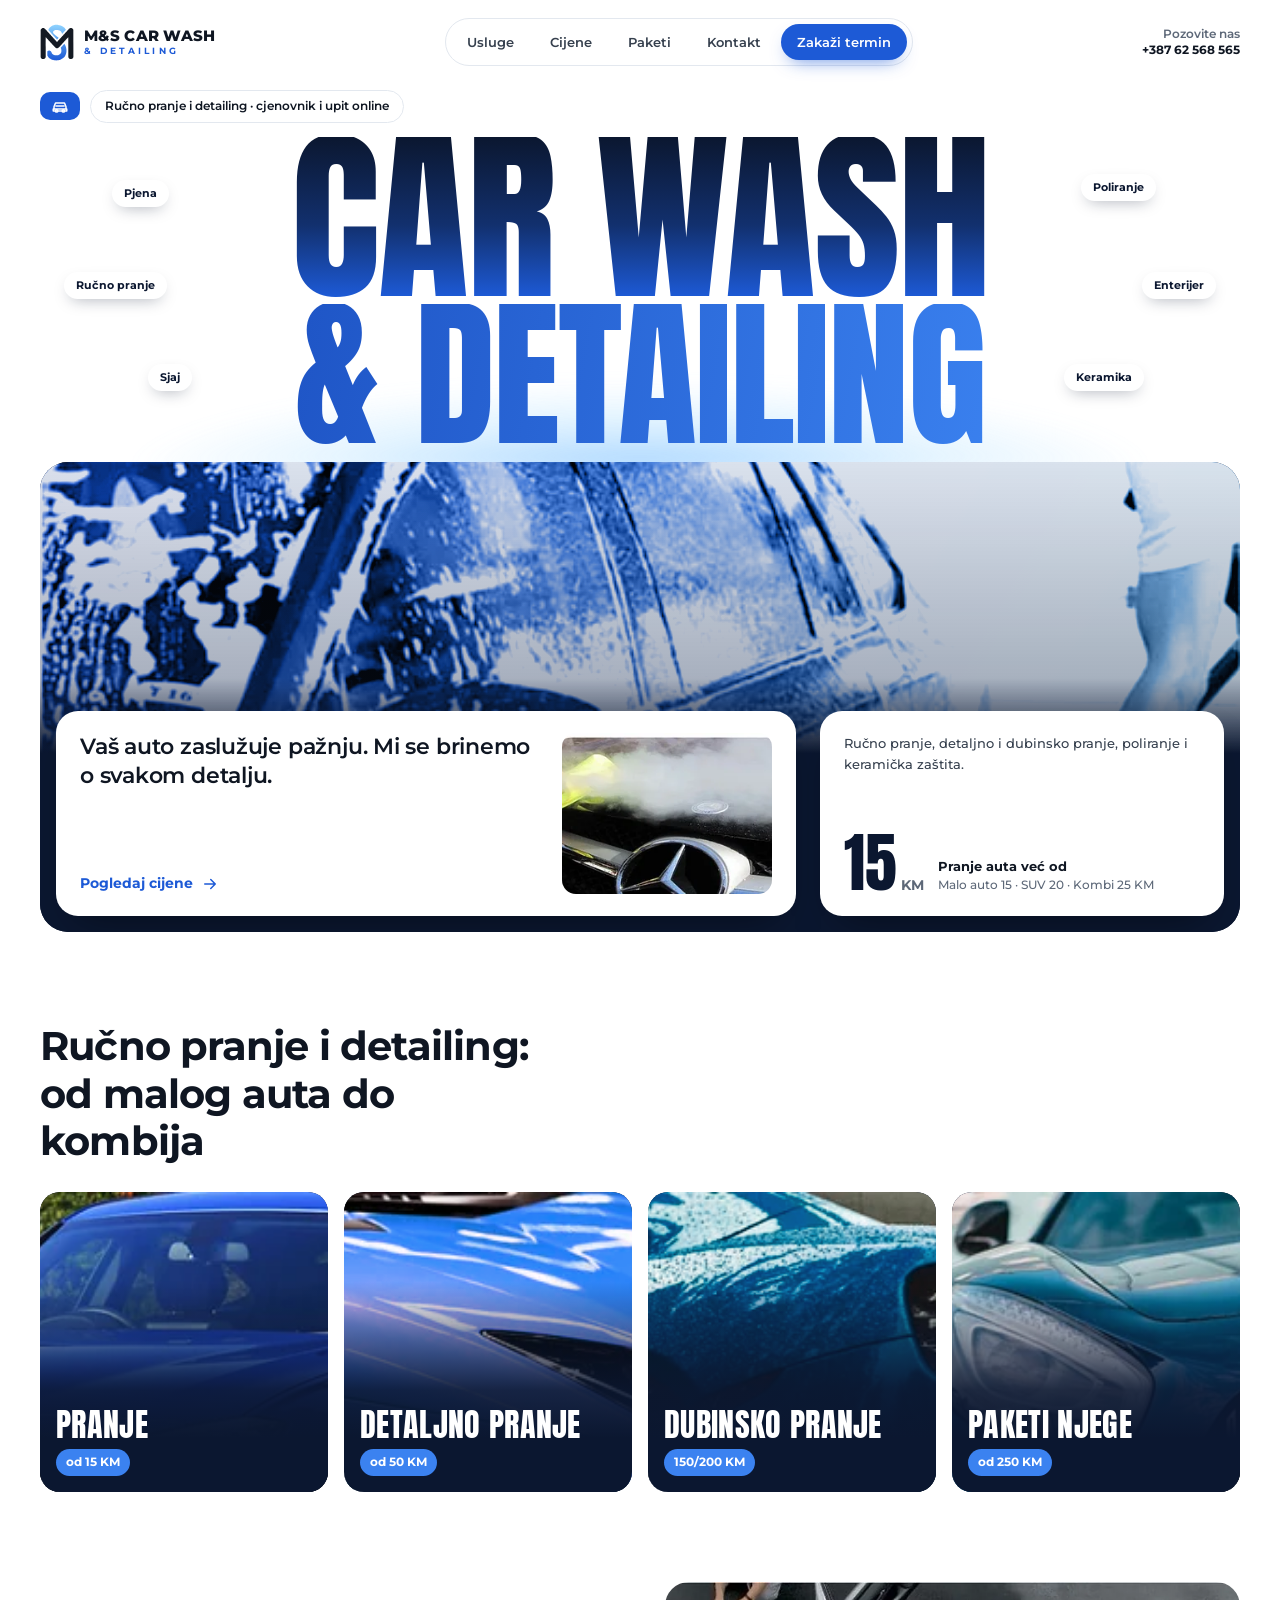
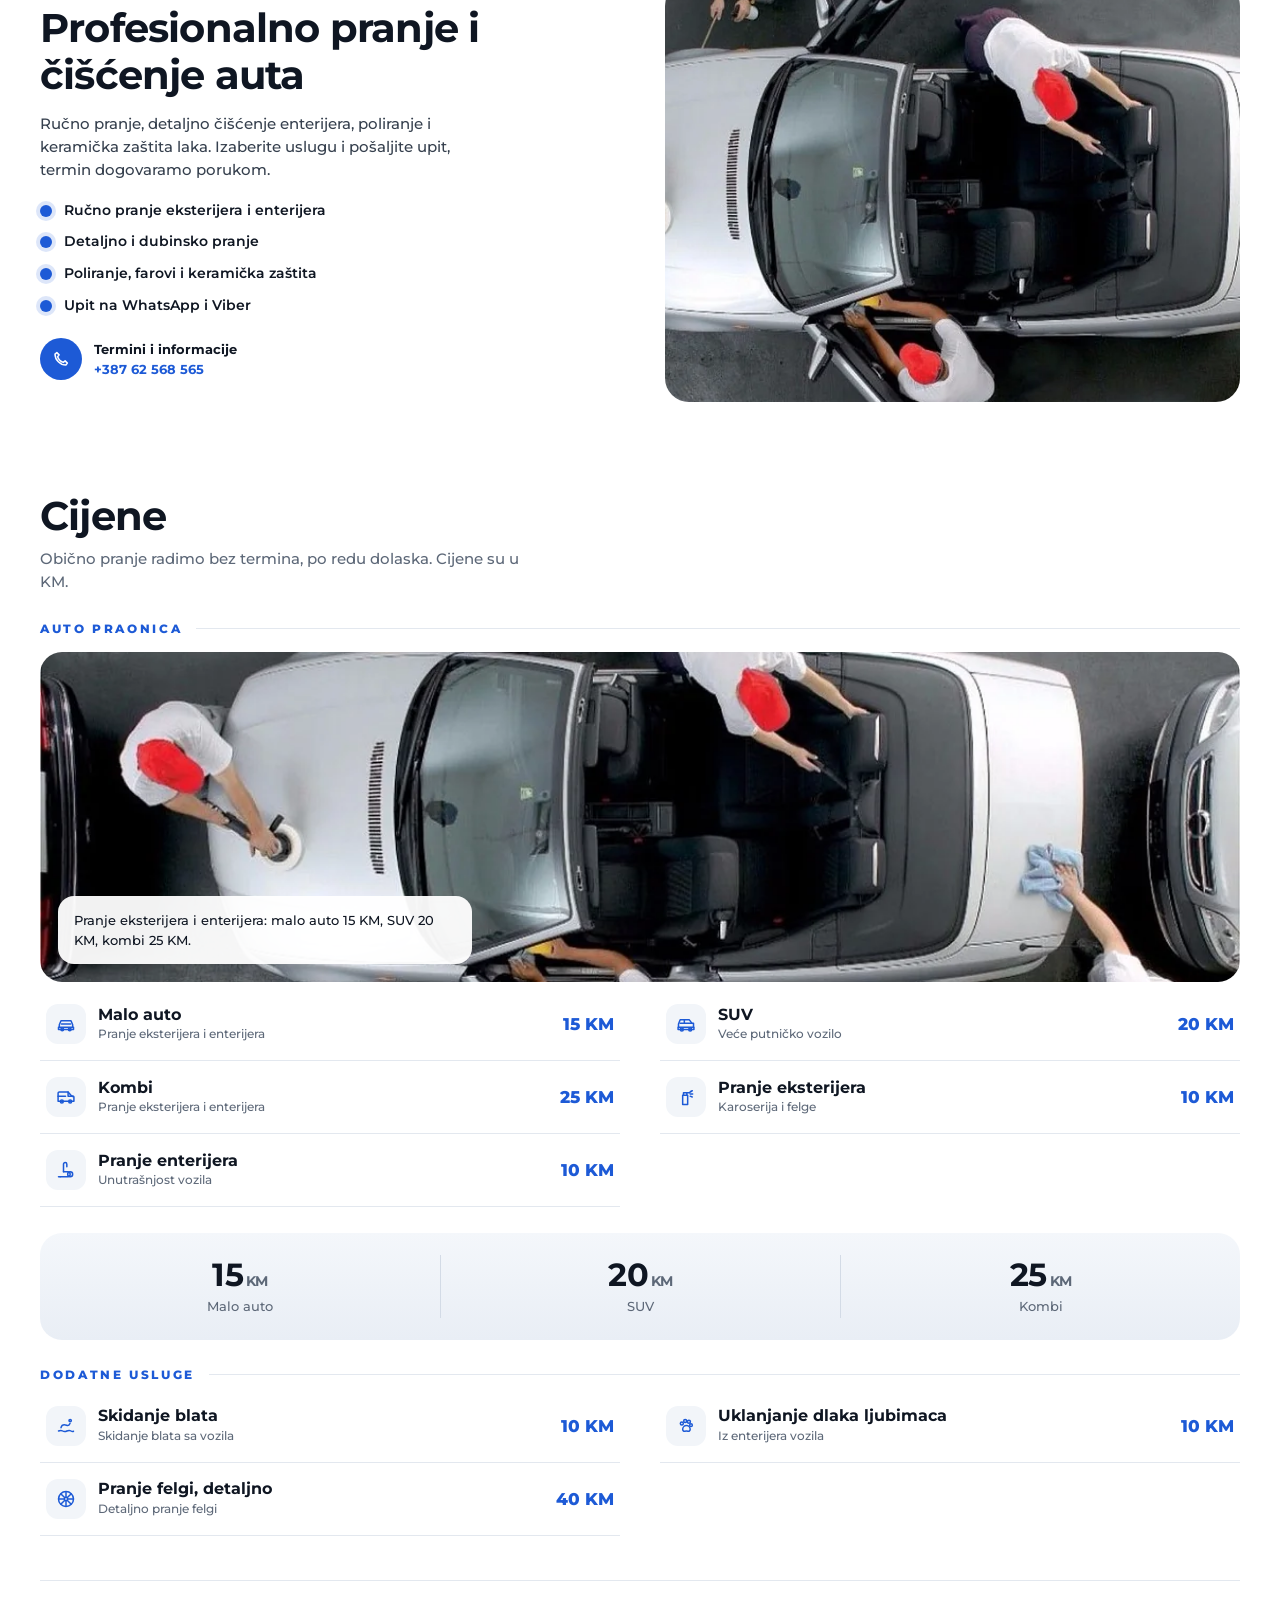
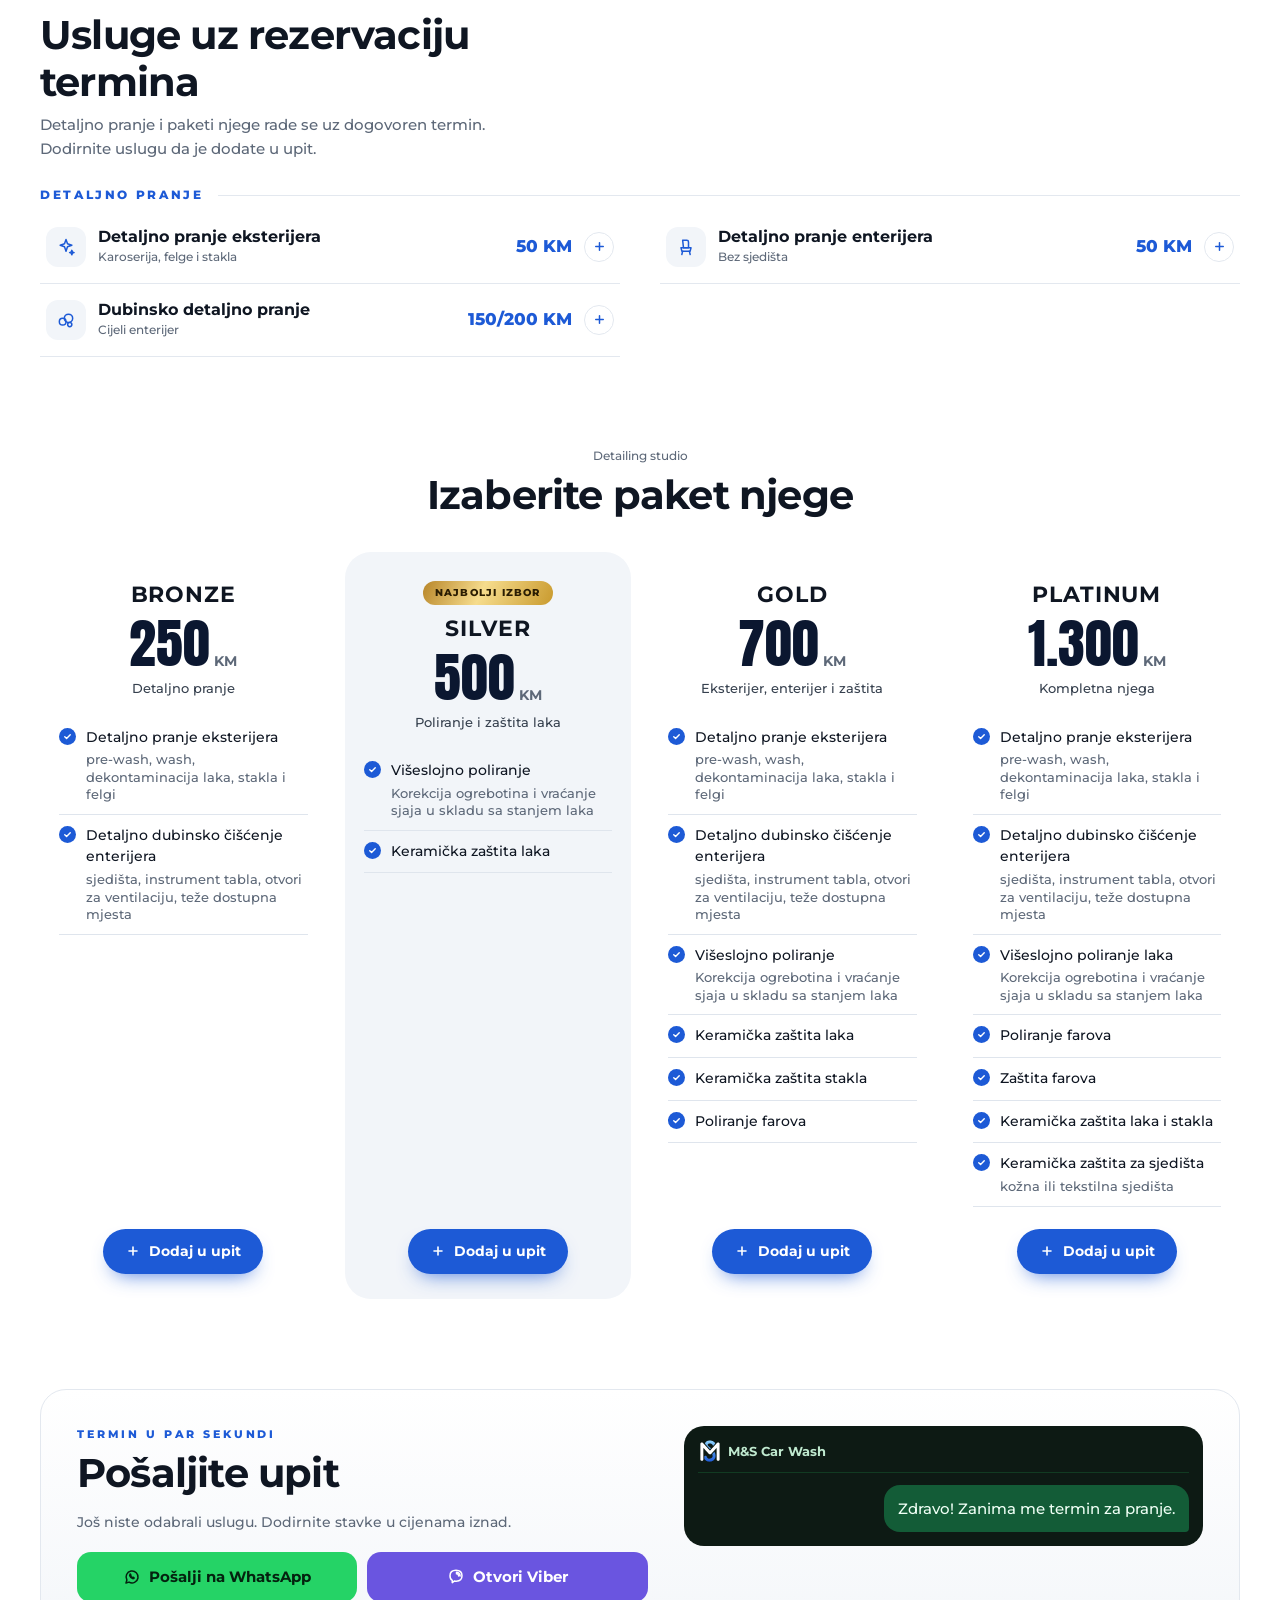
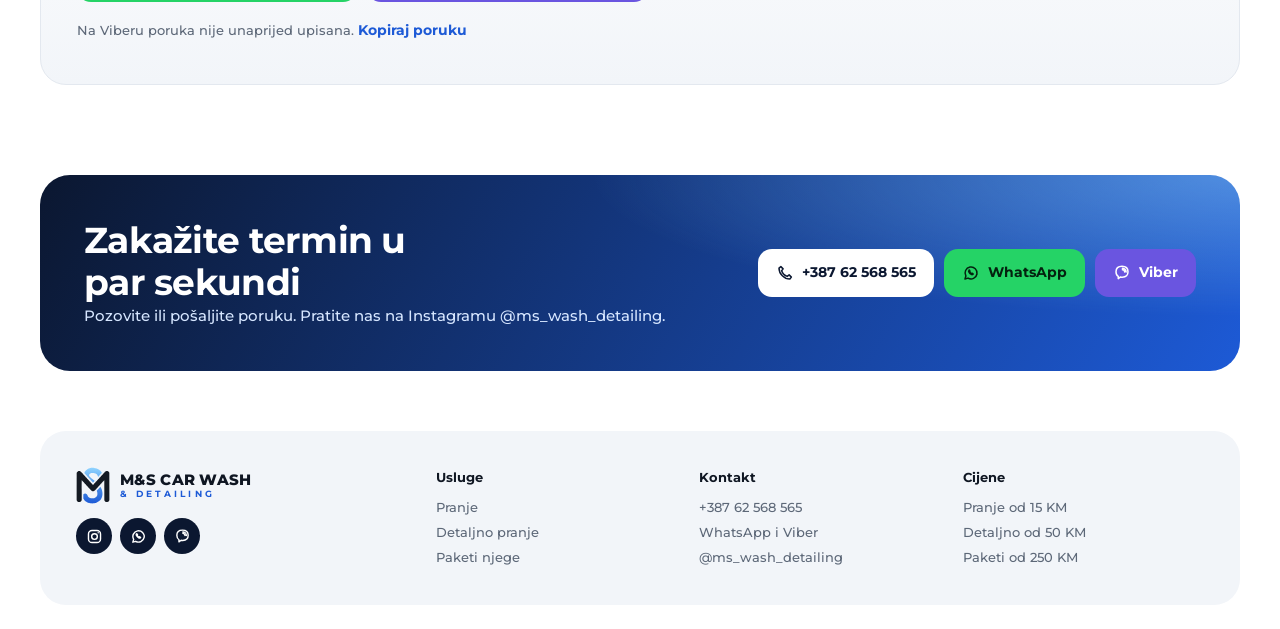
<file: index.html>
<!doctype html>
<html lang="bs">
<head>
<meta charset="utf-8">
<meta name="viewport" content="width=device-width, initial-scale=1, viewport-fit=cover">
<title>M&amp;S Car Wash &amp; Detailing · Pranje, poliranje i keramička zaštita</title>
<meta name="description" content="M&amp;S Car Wash &amp; Detailing u Travniku: ručno pranje, detaljno i dubinsko pranje, poliranje i keramička zaštita. Cjenovnik i upit za termin na WhatsApp i Viber.">
<meta name="theme-color" content="#ffffff">
<link rel="icon" href="assets/img/favicon.svg" type="image/svg+xml">
<link rel="apple-touch-icon" href="assets/img/apple-touch-icon.png">
<meta property="og:type" content="website">
<meta property="og:title" content="M&amp;S Car Wash &amp; Detailing">
<meta property="og:description" content="Ručno pranje, detaljno pranje, poliranje i keramička zaštita. Cjenovnik i upit za termin.">
<link rel="canonical" href="https://mscarwashdetailing.com/">
<meta property="og:url" content="https://mscarwashdetailing.com/">
<meta property="og:locale" content="bs_BA">
<meta property="og:site_name" content="M&amp;S Car Wash &amp; Detailing">
<meta property="og:image" content="https://mscarwashdetailing.com/assets/img/og.jpg">
<meta property="og:image:width" content="1200">
<meta property="og:image:height" content="630">
<meta name="twitter:card" content="summary_large_image">
<link rel="preload" href="assets/fonts/anton-latin-400-normal.woff2" as="font" type="font/woff2" crossorigin>
<link rel="preload" href="assets/fonts/montserrat-latin-600-normal.woff2" as="font" type="font/woff2" crossorigin>
<link rel="preload" href="assets/img/foto/hero-top.webp" as="image" media="(min-width: 601px)">
<link rel="preload" href="assets/img/foto/wash.webp" as="image" media="(max-width: 600px)">
<link rel="stylesheet" href="css/style.css">
<script>document.documentElement.className = "js";</script>
<script type="application/ld+json">
{ "@context": "https://schema.org", "@type": "AutoWash", "name": "M&S Car Wash & Detailing", "telephone": "+38762568565",
  "sameAs": ["https://www.instagram.com/ms_wash_detailing/"], "url": "https://mscarwashdetailing.com/",
  "image": "https://mscarwashdetailing.com/assets/img/og.jpg", "priceRange": "10 KM - 1.300 KM", "currenciesAccepted": "BAM" }
</script>
</head>
<body>
<!--
  CIJENE: sve cijene su ispod u ovom fajlu (tražite "KM"). data-s je tekst usluge u poruci za upit.
  Kontakt (telefon, Instagram) je u ovom fajlu i u js/app.js (PHONE).
  Fotografije su u assets/img/foto/ (iz odobrenog primjera dizajna); zamijeniti pravim slikama M&S kad stignu.
-->
<svg width="0" height="0" style="position:absolute" aria-hidden="true">
  <symbol id="i-tel" viewBox="0 0 24 24"><path d="M6.5 3.5l3 3-2 2.5a12 12 0 0 0 7.5 7.5l2.5-2 3 3-2 2.5C11 20 4 13 4 5.5z"/></symbol>
  <symbol id="i-wa" viewBox="0 0 24 24"><path d="M4 20l1.2-4A8 8 0 1 1 8 18.8z"/><path d="M9.2 8.4c.2-.5.7-.5.9 0l.5 1.1c.1.3 0 .5-.2.7l-.3.4c.5 1 1.3 1.8 2.3 2.3l.4-.3c.2-.2.4-.3.7-.2l1.1.5c.5.2.5.7 0 .9-.7.4-1.5.5-2.2.1a7.4 7.4 0 0 1-3.3-3.3c-.4-.7-.3-1.5.1-2.2z"/></symbol>
  <symbol id="i-vb" viewBox="0 0 24 24"><path d="M12 3c4.9 0 8 2.6 8 7.4 0 4.6-3 7.2-7.6 7.2-.8 0-1.6-.1-2.3-.3L7 19.5V16.6C4.9 15.4 4 13.3 4 10.4 4 5.6 7.1 3 12 3z"/><path d="M12.5 7.5a3 3 0 0 1 3 3M12.5 5.5a5 5 0 0 1 5 5"/></symbol>
  <symbol id="i-ig" viewBox="0 0 24 24"><rect x="3.5" y="3.5" width="17" height="17" rx="5"/><circle cx="12" cy="12" r="4"/><path d="M17.2 6.8h.01"/></symbol>
  <symbol id="i-car" viewBox="0 0 24 24"><path d="M4 16v-3l2-5h12l2 5v3"/><path d="M3 16h18v2.5H3z"/><circle cx="7.5" cy="18.5" r="1.6"/><circle cx="16.5" cy="18.5" r="1.6"/><path d="M6.5 12h11"/></symbol>
  <symbol id="i-suv" viewBox="0 0 24 24"><path d="M3 16v-4l2-5h11l3 4h2v5"/><path d="M2.5 16h19v2.5h-19z"/><circle cx="7" cy="18.5" r="1.8"/><circle cx="17" cy="18.5" r="1.8"/><path d="M5 11h14M10 7v4"/></symbol>
  <symbol id="i-spray" viewBox="0 0 24 24"><path d="M8 10h6v11H8z"/><path d="M9 10V7h4v3M13 7h3l2-2M17 8.5h3M17 11l2.5 1M17 6l2.5-1.5"/></symbol>
  <symbol id="i-vac" viewBox="0 0 24 24"><path d="M5 20h9a3 3 0 0 0 0-6H9"/><path d="M9 14V5a2 2 0 0 1 4 0v3"/><circle cx="17" cy="17" r="3"/><path d="M3 20h2"/></symbol>
  <symbol id="i-shine" viewBox="0 0 24 24"><path d="M12 3l1.8 5.2L19 10l-5.2 1.8L12 17l-1.8-5.2L5 10l5.2-1.8z"/><path d="M19 16l.7 2 2 .7-2 .7-.7 2-.7-2-2-.7 2-.7z"/></symbol>
  <symbol id="i-seat" viewBox="0 0 24 24"><path d="M8 4h5a2 2 0 0 1 2 2v7H9z"/><path d="M6 13h12l-1 4H7z"/><path d="M8 17l-1 4M16 17l1 4"/></symbol>
  <symbol id="i-drop" viewBox="0 0 24 24"><path d="M12 3c3 4 6 7.2 6 11a6 6 0 0 1-12 0c0-3.8 3-7 6-11z"/><path d="M9.5 14.5a2.6 2.6 0 0 0 2.4 2.4"/></symbol>
  <symbol id="i-crown" viewBox="0 0 24 24"><path d="M4 18h16l1-10-5 4-4-6-4 6-5-4z"/></symbol>
  <symbol id="i-plus" viewBox="0 0 24 24"><path d="M12 6v12M6 12h12"/></symbol>
  <symbol id="i-van" viewBox="0 0 24 24"><path d="M2.5 17V7.5a1.5 1.5 0 0 1 1.5-1.5h10.5l4 4.5 3 1.5V17z"/><path d="M14.5 6v5h6.5M2.5 11h9"/><circle cx="7" cy="17.5" r="1.8"/><circle cx="17" cy="17.5" r="1.8"/></symbol>
  <symbol id="i-paw" viewBox="0 0 24 24"><circle cx="7" cy="9" r="1.8"/><circle cx="11" cy="6" r="1.8"/><circle cx="15.5" cy="7" r="1.8"/><circle cx="18" cy="11" r="1.6"/><path d="M8 16c0-2.5 2-4.5 4.5-4.5S17 13.5 17 16c0 1.5-1.2 2.5-2.6 2.2-1.3-.3-2.5-.3-3.8 0C9.2 18.5 8 17.5 8 16z"/></symbol>
  <symbol id="i-rim" viewBox="0 0 24 24"><circle cx="12" cy="12" r="9"/><circle cx="12" cy="12" r="2"/><path d="M12 3.5V10M12 14v6.5M3.5 12H10M14 12h6.5M6 6l4.6 4.6M13.4 13.4L18 18M18 6l-4.6 4.6M10.6 13.4L6 18"/></symbol>
  <symbol id="i-mud" viewBox="0 0 24 24"><path d="M3 18c2-1 3.5-1 5 0s3 1 5 0 3.5-1 5 0 2.5.6 3 .3"/><path d="M6 14c.5-2 2-3.5 4-3.5s3 1 4 1 2-.8 2.8-2.5"/><circle cx="17" cy="5.5" r="1.4"/></symbol>
  <symbol id="i-foam" viewBox="0 0 24 24"><circle cx="8" cy="14" r="4"/><circle cx="15" cy="10" r="5"/><circle cx="16.5" cy="17.5" r="2.5"/></symbol>
  <symbol id="i-wind" viewBox="0 0 24 24"><path d="M3 8h11a3 3 0 1 0-3-3M3 12h16a3 3 0 1 1-3 3M3 16h8"/></symbol>
  <symbol id="i-check" viewBox="0 0 24 24"><path d="M5 12.5l4.5 4.5L19 7.5"/></symbol>
  <symbol id="i-arrow" viewBox="0 0 24 24"><path d="M5 12h14M13 6l6 6-6 6"/></symbol>
  <symbol id="i-hand" viewBox="0 0 24 24"><path d="M8 13V6a1.5 1.5 0 0 1 3 0v5M11 11V4.5a1.5 1.5 0 0 1 3 0V11M14 11V6a1.5 1.5 0 0 1 3 0v7c0 4-2.5 7-6 7s-5-2-6.5-4.5L3 12.5a1.5 1.5 0 0 1 2.4-1.8L8 13"/></symbol>
  <symbol id="i-eye" viewBox="0 0 24 24"><path d="M2.5 12S6 5.5 12 5.5 21.5 12 21.5 12 18 18.5 12 18.5 2.5 12 2.5 12z"/><circle cx="12" cy="12" r="3"/></symbol>
  <symbol id="i-clock" viewBox="0 0 24 24"><circle cx="12" cy="12" r="9"/><path d="M12 7v5l3 2"/></symbol>
</svg>

<header class="nav">
  <a class="logo" href="#" aria-label="M&amp;S Car Wash &amp; Detailing, na vrh"><img src="assets/img/logo-light.svg" alt="" width="36" height="39"><span><b>M&amp;S CAR WASH</b><small>&amp; Detailing</small></span></a>
  <nav class="links" aria-label="Glavni meni"><a href="#usluge">Usluge</a><a href="#cijene">Cijene</a><a href="#paketi">Paketi</a><a href="#kontakt">Kontakt</a><a class="bk" href="#upit">Zakaži termin</a></nav>
  <a class="callr" href="tel:+38762568565"><span>Pozovite nas</span>+387 62 568 565</a>
</header>

<main>
  <p class="pill"><i aria-hidden="true"><svg><use href="#i-car"/></svg></i><span>Ručno pranje i detailing · cjenovnik i upit online</span></p>
  <section class="hero" aria-labelledby="hero-h">
    <h1 class="mega" id="hero-h"><span class="sr">M&amp;S </span><span class="m1">Car Wash</span> <span class="m2">&amp; Detailing</span></h1>
    <i class="glow" aria-hidden="true"></i>
    <ul class="tags" aria-hidden="true"><li class="t1">Pjena</li><li class="t2">Ručno pranje</li><li class="t3">Sjaj</li><li class="t4">Poliranje</li><li class="t5">Enterijer</li><li class="t6">Keramika</li></ul>
  </section>
  <div class="photo">
    <picture><source media="(max-width: 600px)" srcset="assets/img/foto/wash.webp"><img class="ph-bg" src="assets/img/foto/hero-top.webp" alt="Pranje auta" width="1144" height="245" fetchpriority="high"></picture><i class="tint" aria-hidden="true"></i>
    <span class="ph-logo" aria-hidden="true"><img src="assets/img/logo-dark.svg" alt="" width="120" height="131"><i class="ph-shine"></i></span>
    <div class="hc hc1"><div><p class="hc-t">Vaš auto zaslužuje pažnju. Mi se brinemo o svakom detalju.</p><a href="#cijene">Pogledaj cijene <svg><use href="#i-arrow"/></svg></a></div><img src="assets/img/foto/merc.webp" alt="" width="279" height="194" loading="lazy"></div>
    <div class="hc hc2"><p>Ručno pranje, detaljno i dubinsko pranje, poliranje i keramička zaštita.</p>
      <div class="big"><b>15<small>KM</small></b><span><strong>Pranje auta već od</strong>Malo auto 15 · SUV 20 · Kombi 25 KM</span></div></div>
  </div>

  <section class="sec rv" id="usluge" aria-labelledby="usluge-h">
    <h2 id="usluge-h">Ručno pranje i detailing: od malog auta do kombija</h2>
    <ul class="cards" role="list">
      <li><a class="card" href="#cijene"><img src="assets/img/foto/c1.webp" alt="" loading="lazy"><span class="ct"><b>Pranje</b><span>od 15 KM</span></span></a></li>
      <li><a class="card" href="#detaljno"><img class="hue1" src="assets/img/foto/c2.webp" alt="" loading="lazy"><span class="ct"><b>Detaljno pranje</b><span>od 50 KM</span></span></a></li>
      <li><a class="card" href="#detaljno"><img class="hue2" src="assets/img/foto/c3.webp" alt="" loading="lazy"><span class="ct"><b>Dubinsko pranje</b><span>150/200 KM</span></span></a></li>
      <li><a class="card" href="#paketi"><img src="assets/img/foto/c4.webp" alt="" loading="lazy"><span class="ct"><b>Paketi njege</b><span>od 250 KM</span></span></a></li>
    </ul>
  </section>

  <section class="sec split rv" aria-labelledby="pro-h">
    <div>
      <h2 id="pro-h">Profesionalno pranje i čišćenje auta</h2>
      <p class="lead">Ručno pranje, detaljno čišćenje enterijera, poliranje i keramička zaštita laka. Izaberite uslugu i pošaljite upit, termin dogovaramo porukom.</p>
      <ul class="bul" role="list"><li>Ručno pranje eksterijera i enterijera</li><li>Detaljno i dubinsko pranje</li><li>Poliranje, farovi i keramička zaštita</li><li>Upit na WhatsApp i Viber</li></ul>
      <a class="cont" href="tel:+38762568565"><i aria-hidden="true"><svg><use href="#i-tel"/></svg></i><span><b>Termini i informacije</b><span>+387 62 568 565</span></span></a>
    </div>
    <div class="ph"><picture><source media="(max-width: 600px)" srcset="assets/img/foto/top.webp"><img src="assets/img/foto/wash.webp" alt="Ručno pranje auta pjenom" width="558" height="572" loading="lazy"></picture></div>
  </section>

  <section class="sec rv" id="cijene" aria-labelledby="cijene-h">
    <h2 id="cijene-h">Cijene</h2>
    <p class="sub">Obično pranje radimo bez termina, po redu dolaska. Cijene su u KM.</p>
    <div class="grp">
      <h3><span>Auto praonica</span></h3>
      <div class="im"><img src="assets/img/foto/top.webp" alt="Pranje i čišćenje auta odozgo" width="1133" height="476" loading="lazy"><p>Pranje eksterijera i enterijera: malo auto 15 KM, SUV 20 KM, kombi 25 KM.</p></div>
      <ul class="rows" role="list">
        <li><div class="row st"><span class="ic"><svg><use href="#i-car"/></svg></span><span class="nm"><b>Malo auto</b><small>Pranje eksterijera i enterijera</small></span><em>15 KM</em></div></li>
        <li><div class="row st"><span class="ic"><svg><use href="#i-suv"/></svg></span><span class="nm"><b>SUV</b><small>Veće putničko vozilo</small></span><em>20 KM</em></div></li>
        <li><div class="row st"><span class="ic"><svg><use href="#i-van"/></svg></span><span class="nm"><b>Kombi</b><small>Pranje eksterijera i enterijera</small></span><em>25 KM</em></div></li>
        <li><div class="row st"><span class="ic"><svg><use href="#i-spray"/></svg></span><span class="nm"><b>Pranje eksterijera</b><small>Karoserija i felge</small></span><em>10 KM</em></div></li>
        <li><div class="row st"><span class="ic"><svg><use href="#i-vac"/></svg></span><span class="nm"><b>Pranje enterijera</b><small>Unutrašnjost vozila</small></span><em>10 KM</em></div></li>
      </ul>
    </div>
    <div class="strip"><div><b>15<small>KM</small></b><span>Malo auto</span></div><div><b>20<small>KM</small></b><span>SUV</span></div><div><b>25<small>KM</small></b><span>Kombi</span></div></div>
    <div class="grp">
      <h3><span>Dodatne usluge</span></h3>
      <ul class="rows" role="list">
        <li><div class="row st"><span class="ic"><svg><use href="#i-mud"/></svg></span><span class="nm"><b>Skidanje blata</b><small>Skidanje blata sa vozila</small></span><em>10 KM</em></div></li>
        <li><div class="row st"><span class="ic"><svg><use href="#i-paw"/></svg></span><span class="nm"><b>Uklanjanje dlaka ljubimaca</b><small>Iz enterijera vozila</small></span><em>10 KM</em></div></li>
        <li><div class="row st"><span class="ic"><svg><use href="#i-rim"/></svg></span><span class="nm"><b>Pranje felgi, detaljno</b><small>Detaljno pranje felgi</small></span><em>40 KM</em></div></li>
      </ul>
    </div>
    <div class="rez" id="rezervacija">
      <h2>Usluge uz rezervaciju termina</h2>
      <p class="sub">Detaljno pranje i paketi njege rade se uz dogovoren termin. Dodirnite uslugu da je dodate u upit.</p>
    </div>
    <div class="grp" id="detaljno">
      <h3><span>Detaljno pranje</span></h3>
      <ul class="rows" role="list">
        <li><button type="button" class="row" data-s="Detaljno pranje eksterijera (50 KM)"><span class="ic"><svg><use href="#i-shine"/></svg></span><span class="nm"><b>Detaljno pranje eksterijera</b><small>Karoserija, felge i stakla</small></span><em>50 KM</em><span class="add"><svg><use href="#i-plus"/></svg></span></button></li>
        <li><button type="button" class="row" data-s="Detaljno pranje enterijera bez sjedišta (50 KM)"><span class="ic"><svg><use href="#i-seat"/></svg></span><span class="nm"><b>Detaljno pranje enterijera</b><small>Bez sjedišta</small></span><em>50 KM</em><span class="add"><svg><use href="#i-plus"/></svg></span></button></li>
        <li><button type="button" class="row" data-s="Dubinsko detaljno pranje enterijera (150/200 KM)"><span class="ic"><svg><use href="#i-foam"/></svg></span><span class="nm"><b>Dubinsko detaljno pranje</b><small>Cijeli enterijer</small></span><em>150/200 KM</em><span class="add"><svg><use href="#i-plus"/></svg></span></button></li>
      </ul>
    </div>
  </section>

  <section class="sec rv" id="paketi" aria-labelledby="paketi-h">
    <div class="pk-h"><p>Detailing studio</p><h2 id="paketi-h">Izaberite paket njege</h2></div>
    <ul class="pk" role="list">
      <li class="pkc"><h3>Bronze</h3><p class="pr">250<small>KM</small></p><p class="pd">Detaljno pranje</p><ul><li><span class="tx">Detaljno pranje eksterijera <span class="nt">pre-wash, wash, dekontaminacija laka, stakla i felgi</span></span></li><li><span class="tx">Detaljno dubinsko čišćenje enterijera <span class="nt">sjedišta, instrument tabla, otvori za ventilaciju, teže dostupna mjesta</span></span></li></ul><button type="button" class="btn" data-s="Bronze paket (250 KM)"><svg><use href="#i-plus"/></svg>Dodaj u upit</button></li>
      <li class="pkc mid"><span class="badge">Najbolji izbor</span><h3>Silver</h3><p class="pr">500<small>KM</small></p><p class="pd">Poliranje i zaštita laka</p><ul><li><span class="tx">Višeslojno poliranje <span class="nt">Korekcija ogrebotina i vraćanje sjaja u skladu sa stanjem laka</span></span></li><li><span class="tx">Keramička zaštita laka</span></li></ul><button type="button" class="btn" data-s="Silver paket (500 KM)"><svg><use href="#i-plus"/></svg>Dodaj u upit</button></li>
      <li class="pkc"><h3>Gold</h3><p class="pr">700<small>KM</small></p><p class="pd">Eksterijer, enterijer i zaštita</p><ul><li><span class="tx">Detaljno pranje eksterijera <span class="nt">pre-wash, wash, dekontaminacija laka, stakla i felgi</span></span></li><li><span class="tx">Detaljno dubinsko čišćenje enterijera <span class="nt">sjedišta, instrument tabla, otvori za ventilaciju, teže dostupna mjesta</span></span></li><li><span class="tx">Višeslojno poliranje <span class="nt">Korekcija ogrebotina i vraćanje sjaja u skladu sa stanjem laka</span></span></li><li><span class="tx">Keramička zaštita laka</span></li><li><span class="tx">Keramička zaštita stakla</span></li><li><span class="tx">Poliranje farova</span></li></ul><button type="button" class="btn" data-s="Gold paket (700 KM)"><svg><use href="#i-plus"/></svg>Dodaj u upit</button></li>
      <li class="pkc"><h3>Platinum</h3><p class="pr">1.300<small>KM</small></p><p class="pd">Kompletna njega</p><ul><li><span class="tx">Detaljno pranje eksterijera <span class="nt">pre-wash, wash, dekontaminacija laka, stakla i felgi</span></span></li><li><span class="tx">Detaljno dubinsko čišćenje enterijera <span class="nt">sjedišta, instrument tabla, otvori za ventilaciju, teže dostupna mjesta</span></span></li><li><span class="tx">Višeslojno poliranje laka <span class="nt">Korekcija ogrebotina i vraćanje sjaja u skladu sa stanjem laka</span></span></li><li><span class="tx">Poliranje farova</span></li><li><span class="tx">Zaštita farova</span></li><li><span class="tx">Keramička zaštita laka i stakla</span></li><li><span class="tx">Keramička zaštita za sjedišta <span class="nt">kožna ili tekstilna sjedišta</span></span></li></ul><button type="button" class="btn" data-s="Platinum paket (1.300 KM)"><svg><use href="#i-plus"/></svg>Dodaj u upit</button></li>
    </ul>
  </section>

  <section class="sec ask rv" id="upit" aria-labelledby="upit-h">
    <div class="ask-l">
      <p class="k">Termin u par sekundi</p>
      <h2 id="upit-h">Pošaljite upit</h2>
      <div class="picked" id="picked"></div>
      <p class="ask-btns"><a class="b-wa" id="send-wa" href="https://wa.me/38762568565" target="_blank" rel="noopener"><svg><use href="#i-wa"/></svg>Pošalji na WhatsApp</a><a class="b-vb" href="viber://chat?number=%2B38762568565"><svg><use href="#i-vb"/></svg>Otvori Viber</a></p>
      <p class="note">Na Viberu poruka nije unaprijed upisana. <button type="button" class="copy" id="copy">Kopiraj poruku</button></p>
    </div>
    <div class="phone-msg"><span class="pm-head"><img src="assets/img/logo-dark.svg" alt="" width="22" height="24">M&amp;S Car Wash</span><div class="bubble" id="msg" aria-live="polite">Zdravo! Zanima me termin za pranje.</div></div>
  </section>

  <section class="cta rv" id="kontakt" aria-labelledby="cta-h">
    <div><h2 id="cta-h">Zakažite termin u par sekundi</h2><p>Pozovite ili pošaljite poruku. Pratite nas na Instagramu @ms_wash_detailing.</p></div>
    <p class="bt"><a class="tl" href="tel:+38762568565"><svg><use href="#i-tel"/></svg>+387 62 568 565</a><a class="wa" href="https://wa.me/38762568565" target="_blank" rel="noopener"><svg><use href="#i-wa"/></svg>WhatsApp</a><a class="vb" href="viber://chat?number=%2B38762568565"><svg><use href="#i-vb"/></svg>Viber</a></p>
  </section>
</main>

<footer class="foot">
  <div><a class="logo" href="#"><img src="assets/img/logo-light.svg" alt="" width="36" height="39"><span><b>M&amp;S CAR WASH</b><small>&amp; Detailing</small></span></a>
    <p class="soc"><a href="https://www.instagram.com/ms_wash_detailing/" target="_blank" rel="noopener" aria-label="Instagram"><svg><use href="#i-ig"/></svg></a><a href="https://wa.me/38762568565" target="_blank" rel="noopener" aria-label="WhatsApp"><svg><use href="#i-wa"/></svg></a><a href="viber://chat?number=%2B38762568565" aria-label="Viber"><svg><use href="#i-vb"/></svg></a></p></div>
  <div><h3 class="fh">Usluge</h3><p><a href="#cijene">Pranje</a><br><a href="#detaljno">Detaljno pranje</a><br><a href="#paketi">Paketi njege</a></p></div>
  <div><h3 class="fh">Kontakt</h3><p><a href="tel:+38762568565">+387 62 568 565</a><br>WhatsApp i Viber<br><a href="https://www.instagram.com/ms_wash_detailing/" target="_blank" rel="noopener">@ms_wash_detailing</a></p></div>
  <div><h3 class="fh">Cijene</h3><p>Pranje od 15 KM<br>Detaljno od 50 KM<br>Paketi od 250 KM</p></div>
</footer>

<nav class="dock" aria-label="Brzi kontakt">
  <a class="d-call" href="tel:+38762568565"><svg><use href="#i-tel"/></svg>Pozovi</a>
  <a class="d-wa" href="https://wa.me/38762568565" target="_blank" rel="noopener"><svg><use href="#i-wa"/></svg>WhatsApp</a>
  <a class="d-up" href="#upit">Upit<span class="count" id="count" hidden>0</span></a>
</nav>
<div class="toast" id="toast" role="status" aria-live="polite"></div>

<script src="js/app.js" defer></script>
</body>
</html>
</file>
<file: css/style.css>
/* M&S Car Wash & Detailing: stranica (svijetli izgled, prvo za mobitel) */
@font-face { font-family: A; font-display: swap; src: url(../assets/fonts/anton-latin-400-normal.woff2) format('woff2'); unicode-range: U+0000-00FF, U+2000-206F, U+20AC; }
@font-face { font-family: A; font-display: swap; src: url(../assets/fonts/anton-latin-ext-400-normal.woff2) format('woff2'); unicode-range: U+0100-024F; }
@font-face { font-family: M; font-weight: 500; font-display: swap; src: url(../assets/fonts/montserrat-latin-500-normal.woff2) format('woff2'); unicode-range: U+0000-00FF, U+2000-206F, U+20AC; }
@font-face { font-family: M; font-weight: 500; font-display: swap; src: url(../assets/fonts/montserrat-latin-ext-500-normal.woff2) format('woff2'); unicode-range: U+0100-024F; }
@font-face { font-family: M; font-weight: 600; font-display: swap; src: url(../assets/fonts/montserrat-latin-600-normal.woff2) format('woff2'); unicode-range: U+0000-00FF, U+2000-206F, U+20AC; }
@font-face { font-family: M; font-weight: 600; font-display: swap; src: url(../assets/fonts/montserrat-latin-ext-600-normal.woff2) format('woff2'); unicode-range: U+0100-024F; }
@font-face { font-family: M; font-weight: 700; font-display: swap; src: url(../assets/fonts/montserrat-latin-700-normal.woff2) format('woff2'); unicode-range: U+0000-00FF, U+2000-206F, U+20AC; }
@font-face { font-family: M; font-weight: 700; font-display: swap; src: url(../assets/fonts/montserrat-latin-ext-700-normal.woff2) format('woff2'); unicode-range: U+0100-024F; }
@font-face { font-family: M; font-weight: 800; font-display: swap; src: url(../assets/fonts/montserrat-latin-800-normal.woff2) format('woff2'); unicode-range: U+0000-00FF, U+2000-206F, U+20AC; }
@font-face { font-family: M; font-weight: 800; font-display: swap; src: url(../assets/fonts/montserrat-latin-ext-800-normal.woff2) format('woff2'); unicode-range: U+0100-024F; }

:root { --navy: #0b1730; --ink: #0f1622; --blue: #1d5ad6; --blue2: #3b82f0; --sky: #8fd3ff; --mut: #5d6878; --line: #e3e8ef; --soft: #f2f5f9; --ease: cubic-bezier(0.22, 1, 0.36, 1); }
* { box-sizing: border-box; margin: 0; padding: 0; }
html { scroll-behavior: smooth; scroll-padding-top: 20px; -webkit-text-size-adjust: 100%; }
body { font: 500 15px/1.55 M, system-ui, -apple-system, 'Segoe UI', sans-serif; color: var(--ink); background: #fff; -webkit-font-smoothing: antialiased; overflow-x: hidden; padding-bottom: calc(88px + env(safe-area-inset-bottom)); -webkit-tap-highlight-color: transparent; }
a { color: inherit; text-decoration: none; }
button { font: inherit; color: inherit; background: none; border: 0; cursor: pointer; text-align: left; }
img { display: block; max-width: 100%; }
svg { width: 18px; height: 18px; fill: none; stroke: currentColor; stroke-width: 2; stroke-linecap: round; stroke-linejoin: round; flex: none; }
:focus-visible { outline: 2px solid var(--blue2); outline-offset: 3px; border-radius: 10px; }
.sr { position: absolute; width: 1px; height: 1px; overflow: hidden; clip: rect(0 0 0 0); white-space: nowrap; }
main, .nav, .foot { width: min(1200px, 100% - 32px); margin-inline: auto; }

/* zaglavlje */
.nav { display: flex; align-items: center; justify-content: space-between; gap: 16px; padding: 18px 0; }
.logo { display: flex; align-items: center; gap: 10px; }
.logo img { width: 34px; height: auto; }
.logo b { display: block; font: 800 15px/1.1 M, sans-serif; letter-spacing: .02em; }
.logo small { display: block; font: 700 9px M, sans-serif; letter-spacing: .34em; color: var(--blue); text-transform: uppercase; }
.links { display: none; align-items: center; gap: 4px; padding: 5px; border: 1px solid var(--line); border-radius: 99px; }
.links a { padding: 8px 16px; border-radius: 99px; font-size: 13px; font-weight: 600; color: #36404e; transition: background-color .2s, color .2s; }
.links a:hover { background: var(--soft); }
.links .bk { background: var(--blue); color: #fff; box-shadow: 0 8px 18px -8px rgba(29, 90, 214, .7); }
.links .bk:hover { background: var(--blue2); }
.callr { padding: 10px 14px; border-radius: 99px; background: var(--blue); color: #fff; font-size: 12px; font-weight: 700; line-height: 1.3; text-align: right; white-space: nowrap; }
.callr span { display: none; }

.pill { display: flex; align-items: center; gap: 10px; margin-top: 6px; font-size: 12px; font-weight: 600; animation: up .7s var(--ease) both; }
.pill i { display: grid; place-items: center; width: 40px; height: 28px; flex: none; border-radius: 10px; background: var(--blue); color: #fff; }
.pill span { padding: 6px 14px; border: 1px solid var(--line); border-radius: 99px; }

/* veliki naslov */
.hero { position: relative; isolation: isolate; }
.mega { position: relative; margin-top: 26px; font: 400 23vw/.86 A, Impact, 'Arial Narrow', sans-serif; letter-spacing: -.01em; text-transform: uppercase; white-space: nowrap; text-align: center;
  color: var(--navy); }
/* naslov u dva reda iste širine: CAR WASH i & DETAILING jednako veliki */
.mega .m1, .mega .m2 { display: block; -webkit-background-clip: text; background-clip: text; color: transparent; }
.mega .m1 { background-image: linear-gradient(180deg, var(--navy) 0%, #12306e 55%, var(--blue) 100%); animation: rise 1s var(--ease) .1s both; }
.mega .m2 { margin-top: .04em; font-size: .874em; background-image: linear-gradient(100deg, #1546b8 0%, var(--blue2) 38%, #8fcbff 50%, var(--blue2) 62%, #1546b8 100%); background-size: 220% 100%; animation: rise 1s var(--ease) .3s both, sheen 5s ease-in-out 1.6s infinite; }
@keyframes sheen { 0%, 100% { background-position: 100% 0; } 50% { background-position: 0 0; } }
.glow { position: absolute; z-index: -1; left: -2%; right: -2%; bottom: -14px; height: 40%; opacity: .7; background: radial-gradient(55% 100% at 50% 100%, rgba(120, 190, 255, .95), rgba(143, 211, 255, .35) 45%, rgba(143, 211, 255, 0) 75%); filter: blur(10px); animation: fade 1.4s .4s both; }
.tags { list-style: none; position: absolute; inset: 0; pointer-events: none; }
.tags li { position: absolute; padding: 4px 9px; border-radius: 99px; background: #fff; box-shadow: 0 6px 16px -6px rgba(11, 23, 48, .35); font-size: 9px; font-weight: 700; color: var(--navy); animation: pop .6s var(--ease) both, bob 6s ease-in-out infinite; }
.tags li:nth-child(2) { animation-delay: .7s, -1.5s; } .tags li:nth-child(3) { animation-delay: .8s, -3s; } .tags li:nth-child(4) { animation-delay: .9s, -2s; } .tags li:nth-child(5) { animation-delay: 1s, -4s; } .tags li:nth-child(6) { animation-delay: 1.1s, -1s; }
.tags li:first-child { animation-delay: .6s, 0s; }
.tags .t1 { left: 0; top: 2%; } .tags .t2 { left: 34%; top: -12%; } .tags .t3 { left: 8%; top: 64%; }
.tags .t4 { left: 40%; top: 72%; } .tags .t5 { right: 0; top: -6%; } .tags .t6 { right: 2%; top: 60%; }
@keyframes rise { from { opacity: 0; transform: translateY(.25em); clip-path: inset(0 0 100% 0); } to { clip-path: inset(0 0 -10% 0); } }
@keyframes up { from { opacity: 0; transform: translateY(14px); } }
@keyframes fade { from { opacity: 0; } }
@keyframes pop { from { opacity: 0; transform: scale(.6); } }
@keyframes bob { 50% { translate: 0 -5px; } }

.photo { position: relative; margin-top: 10px; height: 590px; border-radius: 28px; overflow: hidden; background: var(--navy); animation: up 1s var(--ease) .3s both; }
.ph-bg { width: 100%; height: 330px; object-fit: cover; object-position: 50% 30%; filter: grayscale(1) contrast(1.2) brightness(.95); transform: scale(1.06); animation: zoom 9s ease-out both; }
@keyframes zoom { to { transform: none; } }
.photo .tint { position: absolute; left: 0; right: 0; top: 0; height: 330px; background: linear-gradient(120deg, #1d5ad6, #3b82f0 55%, #8fd3ff); mix-blend-mode: color; opacity: .85; }
.photo::after { content: ''; position: absolute; inset: 0; pointer-events: none; background: linear-gradient(180deg, rgba(11, 23, 48, 0), rgba(11, 23, 48, .25) 250px, var(--navy) 330px); }
.photo::before { content: ''; position: absolute; z-index: 1; top: 0; bottom: 0; width: 40%; background: linear-gradient(100deg, transparent, rgba(255, 255, 255, .22), transparent); transform: translateX(-120%) skewX(-12deg); animation: shine 7s ease-in-out 1.6s infinite; pointer-events: none; }
@keyframes shine { 0% { transform: translateX(-120%) skewX(-12deg); } 35%, 100% { transform: translateX(320%) skewX(-12deg); } }
.hc { position: absolute; z-index: 2; left: 12px; right: 12px; display: grid; background: #fff; border-radius: 22px; padding: 16px; box-shadow: 0 20px 40px -20px rgba(0, 0, 0, .5); animation: up .9s var(--ease) both; }
.hc1 { bottom: 192px; grid-template-columns: 1fr 110px; gap: 14px; height: 150px; animation-delay: .8s; }
.hc1 > div { display: flex; flex-direction: column; justify-content: space-between; }
.hc-t { font: 600 16px/1.3 M, sans-serif; letter-spacing: -.01em; }
.hc1 a { display: inline-flex; align-items: center; gap: 8px; font-size: 14px; font-weight: 700; color: var(--blue); }
.hc1 a svg { transition: transform .25s; } .hc1 a:hover svg { transform: translateX(4px); }
.hc1 img { width: 100%; height: 100%; object-fit: cover; border-radius: 14px; }
.hc2 { bottom: 12px; height: 168px; align-content: space-between; padding: 20px 22px; animation-delay: .95s; }
.hc2 p { font-size: 13px; color: #36404e; }
.big { display: flex; align-items: end; gap: 14px; }
.big b { font: 400 60px/.9 A, sans-serif; color: var(--navy); }
.big b small { font: 700 14px M, sans-serif; color: var(--mut); margin-left: 4px; }
.big span { font-size: 12px; line-height: 1.5; color: var(--mut); }
.big span strong { display: block; color: var(--ink); font-size: 13px; }

/* sekcije */
.sec { margin-top: 60px; scroll-margin-top: 16px; }
h2 { font: 700 27px/1.18 M, sans-serif; letter-spacing: -.02em; max-width: 19ch; }
.sub { margin-top: 8px; color: var(--mut); max-width: 50ch; }
.cards { list-style: none; display: grid; grid-template-columns: 1fr 1fr; gap: 10px; margin-top: 22px; }
.card { position: relative; display: block; height: 210px; border-radius: 20px; overflow: hidden; background: var(--navy); }
.card img { width: 100%; height: 100%; object-fit: cover; object-position: 50% 0; transition: transform .6s var(--ease); }
.card .hue1 { filter: hue-rotate(195deg) saturate(.95); } .card .hue2 { filter: hue-rotate(215deg) saturate(.9); }
.card::after { content: ''; position: absolute; inset: 0; background: linear-gradient(180deg, rgba(11, 23, 48, 0) 30%, rgba(11, 23, 48, .9) 66%, #0b1730 82%); }
.card .bn { position: absolute; z-index: 1; left: 6px; top: 6px; padding: 8px 14px; border-radius: 99px; background: #fff; font-size: 11px; font-weight: 700; transition: background-color .25s, color .25s; }
.card .ct { position: absolute; z-index: 1; left: 14px; right: 14px; bottom: 14px; color: #fff; }
.card .ct b { display: block; font: 400 24px/1 A, sans-serif; text-transform: uppercase; letter-spacing: .01em; }
.card .ct span { display: inline-block; margin-top: 8px; padding: 4px 10px; border-radius: 99px; background: var(--blue2); font-size: 12px; font-weight: 700; }
@media (hover: hover) { .card:hover img { transform: scale(1.06); } .card:hover .bn { background: var(--blue); color: #fff; } }

.split { display: grid; gap: 24px; align-items: center; }
.lead { margin-top: 14px; color: #36404e; max-width: 46ch; }
.bul { list-style: none; margin-top: 18px; display: grid; gap: 10px; }
.bul li { display: flex; gap: 12px; align-items: center; font-size: 14px; font-weight: 600; }
.bul li::before { content: ''; width: 12px; height: 12px; flex: none; border-radius: 50%; background: var(--blue); box-shadow: 0 0 0 4px rgba(29, 90, 214, .15); }
.cont { display: inline-flex; align-items: center; gap: 12px; margin-top: 22px; font-size: 13px; }
.cont i { display: grid; place-items: center; width: 42px; height: 42px; border-radius: 50%; background: var(--blue); color: #fff; }
.cont b { display: block; } .cont span span { color: var(--blue); font-weight: 700; }
.split .ph { height: 300px; border-radius: 24px; overflow: hidden; }
.split .ph img { width: 100%; height: 100%; object-fit: cover; }

/* cijene */
.grp { margin-top: 26px; }
.grp h3 { display: flex; align-items: center; gap: 14px; font-size: 12px; font-weight: 800; letter-spacing: .22em; text-transform: uppercase; color: var(--blue); }
.grp h3::after { content: ''; flex: 1; height: 1px; background: var(--line); }
.grp .im { position: relative; height: 210px; margin-top: 14px; border-radius: 22px; overflow: hidden; }
.grp .im img { width: 100%; height: 100%; object-fit: cover; }
.grp .im p { display: none; }
.rows { list-style: none; margin-top: 6px; }
.row { position: relative; width: 100%; display: flex; align-items: center; gap: 12px; padding: 14px 4px; border-bottom: 1px solid var(--line); transition: background-color .25s; }
.row .ic { display: grid; place-items: center; width: 40px; height: 40px; flex: none; border-radius: 12px; background: var(--soft); color: var(--blue); transition: background-color .25s, color .25s; }
.row .ic svg { width: 20px; height: 20px; stroke-width: 1.8; }
.row .nm { flex: 1; min-width: 0; }
.row b { display: block; font-size: 15px; font-weight: 700; line-height: 1.3; }
.row small { display: block; color: var(--mut); font-size: 12px; }
.row em { font-style: normal; font-weight: 800; font-size: 16px; color: var(--blue); white-space: nowrap; }
.add { display: grid; place-items: center; width: 30px; height: 30px; flex: none; border-radius: 50%; border: 1.5px solid var(--line); color: var(--blue); transition: background-color .25s, transform .35s var(--ease), border-color .25s, color .25s; }
.add svg { width: 15px; height: 15px; stroke-width: 2.4; }
.row[aria-pressed='true'] { background: linear-gradient(90deg, rgba(59, 130, 240, .1), rgba(59, 130, 240, 0)); }
.row[aria-pressed='true'] .ic { background: var(--blue); color: #fff; }
[aria-pressed='true'] .add { background: var(--blue); border-color: var(--blue); color: #fff; transform: rotate(45deg); }
@media (hover: hover) { .row:hover { background: var(--soft); } }
.strip { display: grid; grid-template-columns: repeat(3, 1fr); margin-top: 26px; padding: 22px 0; border-radius: 22px; background: linear-gradient(180deg, #f4f7fb, #e9eef5); }
.strip div { text-align: center; } .strip div + div { border-left: 1px solid #d3dbe6; }
.strip b { display: block; font: 700 24px M, sans-serif; letter-spacing: -.02em; } .strip b small { font-size: 13px; color: var(--mut); margin-left: 3px; }
.strip span { font-size: 12px; color: var(--mut); }

/* paketi */
.pk-h { text-align: center; } .pk-h p { font-size: 12px; color: var(--mut); } .pk-h h2 { margin: 6px auto 0; max-width: none; }
.pk { list-style: none; display: grid; gap: 16px; margin-top: 28px; }
.pkc { display: flex; flex-direction: column; align-items: center; padding: 30px 24px 26px; border-radius: 26px; border: 1px solid var(--line); text-align: center; transition: transform .3s var(--ease), box-shadow .3s; }
.pkc.mid { order: -1; background: var(--soft); border-color: transparent; }
.pkc h3 { font: 700 22px M, sans-serif; letter-spacing: .04em; text-transform: uppercase; }
.pkc .pr { margin-top: 8px; font: 400 54px/1 A, sans-serif; color: var(--navy); } .pkc .pr small { font: 700 14px M, sans-serif; color: var(--mut); margin-left: 4px; }
.pkc .pd { margin-top: 8px; font-size: 13px; color: #36404e; }
.pkc > ul { list-style: none; width: 100%; margin: 18px 0 22px; text-align: left; }
.pkc > ul li { display: flex; gap: 10px; padding: 10px 0; border-bottom: 1px solid #dfe5ed; font-size: 14px; }
.pkc > ul li::before { content: ''; flex: none; width: 17px; height: 17px; margin-top: 1px; border-radius: 50%; background: var(--blue) url("data:image/svg+xml,%3Csvg xmlns='http://www.w3.org/2000/svg' viewBox='0 0 24 24'%3E%3Cpath d='M6 12.5l4 4L18 8' fill='none' stroke='%23fff' stroke-width='3' stroke-linecap='round' stroke-linejoin='round'/%3E%3C/svg%3E") center / 11px no-repeat; }
.pkc .btn { display: inline-flex; align-items: center; gap: 8px; margin-top: auto; padding: 12px 22px; border-radius: 99px; background: var(--blue); color: #fff; font-size: 14px; font-weight: 700; box-shadow: 0 10px 20px -10px rgba(29, 90, 214, .8); transition: background-color .2s, transform .2s var(--ease); }
.pkc .btn svg { width: 16px; height: 16px; stroke-width: 2.4; transition: transform .35s var(--ease); }
.pkc .btn[aria-pressed='true'] { background: var(--navy); } .pkc .btn[aria-pressed='true'] svg { transform: rotate(45deg); }
.pkc .btn:active { transform: scale(.97); }
.badge { margin-bottom: 10px; padding: 4px 12px; border-radius: 99px; background: linear-gradient(115deg, #b8862a, #f6dc8d 45%, #c99a2e); font-size: 10px; font-weight: 800; letter-spacing: .12em; text-transform: uppercase; color: #2b1d02; }
@media (hover: hover) { .pkc:hover { transform: translateY(-4px); box-shadow: 0 24px 40px -24px rgba(11, 23, 48, .35); } }

/* upit */
.ask { display: grid; gap: 20px; padding: 26px 20px; border-radius: 26px; border: 1px solid var(--line); background: linear-gradient(180deg, #fff, var(--soft)); }
.ask .k { font-size: 11px; font-weight: 800; letter-spacing: .26em; text-transform: uppercase; color: var(--blue); }
.ask h2 { margin-top: 6px; }
.picked { display: flex; flex-wrap: wrap; gap: 8px; margin-top: 16px; }
.picked:empty::before { content: 'Još niste odabrali uslugu. Dodirnite stavke u cijenama iznad.'; color: var(--mut); font-size: 14px; }
.chip { display: inline-flex; align-items: center; gap: 6px; padding: 7px 8px 7px 12px; border-radius: 99px; background: #e8f0ff; border: 1px solid rgba(29, 90, 214, .35); color: var(--navy); font-size: 13px; font-weight: 600; animation: pop .35s var(--ease); }
.chip svg { width: 14px; height: 14px; stroke-width: 2.4; transform: rotate(45deg); color: var(--blue); }
.ask-btns { display: grid; gap: 10px; margin-top: 18px; }
.ask-btns a { display: flex; align-items: center; justify-content: center; gap: 8px; min-height: 50px; border-radius: 14px; font-weight: 700; }
.b-wa { background: #25d366; color: #04220f; } .b-vb { background: #6a55e0; color: #fff; }
.note { margin-top: 12px; color: var(--mut); font-size: 13px; }
.copy { color: var(--blue); font-weight: 700; font-size: 14px; padding: 6px 0; }
.phone-msg { padding: 14px; border-radius: 20px; background: #0d1a14; align-self: start; }
.pm-head { display: flex; align-items: center; gap: 8px; padding: 0 2px 10px; margin-bottom: 12px; border-bottom: 1px solid rgba(37, 211, 102, .18); font-size: 13px; font-weight: 700; color: #bfe9cf; }
.pm-head img { width: 20px; height: auto; }
.bubble { margin-left: auto; max-width: 92%; width: fit-content; padding: 12px 14px; border-radius: 16px 16px 4px 16px; background: #135c37; color: #effff5; font-size: 15px; white-space: pre-line; }

/* poziv i dno */
.cta { display: grid; gap: 20px; margin-top: 60px; padding: 28px; border-radius: 30px; color: #fff; background: radial-gradient(90% 120% at 100% 0%, rgba(143, 211, 255, .45), transparent 60%), linear-gradient(120deg, var(--navy), var(--blue)); scroll-margin-top: 16px; }
.cta h2 { font-size: 30px; max-width: 16ch; }
.cta p { color: #d6e6ff; }
.cta .bt { display: flex; flex-wrap: wrap; gap: 10px; }
.cta .bt a { display: inline-flex; align-items: center; gap: 8px; padding: 13px 18px; border-radius: 14px; font-weight: 700; font-size: 14px; transition: transform .2s var(--ease); }
.cta .bt a:hover { transform: translateY(-2px); }
.cta .tl { background: #fff; color: var(--navy); } .cta .wa { background: #25d366; color: #04220f; } .cta .vb { background: #6a55e0; color: #fff; }
.foot { display: grid; grid-template-columns: 1fr 1fr; gap: 22px; margin-top: 40px; margin-bottom: 24px; padding: 26px; border-radius: 26px; background: var(--soft); font-size: 13px; }
.foot > div:first-child { grid-column: 1 / -1; }
.foot .fh { font-size: 13px; font-weight: 700; letter-spacing: 0; text-transform: none; margin-bottom: 8px; } .foot p { color: var(--mut); line-height: 1.9; }
.foot p a:hover { color: var(--blue); }
.soc { display: flex; gap: 8px; margin-top: 14px; }
.soc a { display: grid; place-items: center; width: 36px; height: 36px; border-radius: 50%; background: var(--navy); color: #fff; }
.soc svg { width: 17px; height: 17px; }

/* donja traka (mobitel), poruka i pjena */
.dock { position: fixed; left: 12px; right: 12px; bottom: calc(12px + env(safe-area-inset-bottom)); z-index: 30; display: grid; grid-template-columns: 1fr 1fr 1fr; gap: 8px; padding: 8px; border-radius: 22px; background: rgba(255, 255, 255, .9); -webkit-backdrop-filter: blur(16px) saturate(1.4); backdrop-filter: blur(16px) saturate(1.4); border: 1px solid var(--line); box-shadow: 0 18px 40px -16px rgba(11, 23, 48, .45); }
.dock a { display: flex; align-items: center; justify-content: center; gap: 6px; min-height: 48px; border-radius: 15px; font-weight: 700; font-size: 14px; }
.dock svg { width: 18px; height: 18px; }
.d-call { background: var(--blue); color: #fff; } .d-wa { background: #25d366; color: #04220f; } .d-up { background: var(--soft); }
.count { display: grid; place-items: center; min-width: 22px; height: 22px; padding: 0 6px; border-radius: 99px; background: var(--blue); color: #fff; font-size: 12px; font-weight: 800; }
.count.bump { animation: pop .35s var(--ease); }
.toast { position: fixed; left: 50%; bottom: calc(92px + env(safe-area-inset-bottom)); z-index: 40; padding: 10px 16px; border-radius: 99px; background: var(--navy); color: #fff; font-size: 14px; font-weight: 700; white-space: nowrap; box-shadow: 0 12px 30px -10px rgba(0, 0, 0, .5); opacity: 0; transform: translate(-50%, 12px); transition: opacity .25s, transform .35s var(--ease); pointer-events: none; }
.toast.on { opacity: 1; transform: translate(-50%, 0); }
.foam { position: fixed; z-index: 50; width: var(--s); height: var(--s); margin: calc(var(--s) / -2) 0 0 calc(var(--s) / -2); border-radius: 50%; border: 1px solid rgba(59, 130, 240, .55); background: radial-gradient(circle at 32% 28%, #fff 0 14%, rgba(143, 211, 255, .45) 40%, rgba(143, 211, 255, .1) 72%); pointer-events: none; animation: foam .9s cubic-bezier(.2, .7, .3, 1) forwards; }
@keyframes foam { to { transform: translate(var(--dx), var(--dy)) scale(1.25); opacity: 0; } }

/* pojavljivanje pri listanju */
.js .rv { opacity: 0; transform: translateY(24px); transition: opacity .8s var(--ease), transform .8s var(--ease); }
.js .rv.in { opacity: 1; transform: none; }
.js .rv .card, .js .rv .pkc { opacity: 0; transform: translateY(18px); transition: opacity .7s var(--ease), transform .7s var(--ease), box-shadow .3s; }
.js .rv.in .card, .js .rv.in .pkc { opacity: 1; transform: none; }
.rv.in li:nth-child(2) > .card, .rv.in .pkc:nth-child(2) { transition-delay: .08s; } .rv.in li:nth-child(3) > .card, .rv.in .pkc:nth-child(3) { transition-delay: .16s; } .rv.in li:nth-child(4) > .card { transition-delay: .24s; }

/* tablet i računar */
@media (min-width: 601px) {
  main, .nav, .foot { width: min(1200px, 100% - 48px); }
  .mega { font-size: clamp(96px, 14.6vw, 190px); margin-top: 14px; }
  .glow { bottom: -30px; }
  .tags li { padding: 5px 12px; font-size: 11px; }
  .tags .t1 { left: 6%; top: 14%; } .tags .t2 { left: 2%; top: 44%; } .tags .t3 { left: 9%; top: 74%; } .tags .t4 { left: auto; right: 7%; top: 12%; } .tags .t5 { left: auto; right: 2%; top: 44%; } .tags .t6 { right: 8%; top: 74%; }
  .photo { height: 600px; margin-top: 18px; }
  .ph-bg { height: 62%; object-position: 50% 35%; }
  .photo .tint { height: 62%; }
  .photo::after { background: linear-gradient(180deg, rgba(11, 23, 48, .08), rgba(11, 23, 48, .3) 46%, var(--navy) 62%); }
  .sec { margin-top: 90px; }
  h2 { font-size: 40px; }
  .cards { grid-template-columns: repeat(4, 1fr); gap: 16px; margin-top: 28px; }
  .card { height: 300px; } .card .ct b { font-size: 32px; } .card .ct { left: 16px; bottom: 16px; }
  .split { grid-template-columns: 1fr 1fr; gap: 50px; } .split .ph { height: 420px; }
  .grp .im { height: 330px; } .grp .im p { display: block; position: absolute; left: 18px; bottom: 18px; max-width: 46ch; padding: 14px 16px; border-radius: 16px; background: rgba(255, 255, 255, .95); font-size: 13px; }
  .rows { display: grid; grid-template-columns: 1fr 1fr; column-gap: 40px; }
  .row { padding: 16px 6px; }
  .row b { font-size: 16px; } .row em { font-size: 17px; }
  .strip b { font-size: 32px; } .strip b small { font-size: 14px; } .strip span { font-size: 13px; }
  .pk { grid-template-columns: repeat(2, 1fr); gap: 24px; margin-top: 34px; }
  .pkc { border-color: transparent; } .pkc.mid { order: 0; }
  .ask { grid-template-columns: 1.1fr 1fr; gap: 36px; padding: 36px; }
  .ask-btns { grid-template-columns: 1fr 1fr; }
  .cta { grid-template-columns: 1.2fr 1fr; align-items: center; padding: 44px; margin-top: 90px; }
  .cta h2 { font-size: 36px; } .cta .bt { justify-content: flex-end; }
  .foot { grid-template-columns: 1.4fr 1fr 1fr 1fr; padding: 36px; margin-top: 60px; }
  .foot > div:first-child { grid-column: auto; }
}
@media (min-width: 900px) {
  .photo { height: 470px; }
  .hc { padding: 22px 24px; }
  .hc1 { left: 16px; right: auto; bottom: 16px; width: calc(63% - 16px); grid-template-columns: 1fr 210px; gap: 18px; height: 205px; }
  .hc-t { font-size: 22px; }
  .hc2 { left: auto; right: 16px; bottom: 16px; width: calc(35% - 16px); height: 205px; }
  .big b { font-size: 64px; }
  body { padding-bottom: 0; }
  .dock { display: none; }
  .toast { bottom: 28px; }
  .links { display: flex; }
  .callr { padding: 0; background: none; color: var(--ink); }
  .callr span { display: block; color: var(--mut); font-weight: 600; }
}
@media (prefers-reduced-motion: reduce) {
  html { scroll-behavior: auto; }
  *, *::before, *::after { animation: none !important; transition: none !important; }
  .js .rv, .js .rv .card, .js .rv .pkc { opacity: 1; transform: none; }
}
/* mobitel: prava fotografija pranja, u svojim bojama */
@media (max-width: 600px) {
  .ph-bg { filter: saturate(1.05) contrast(1.05); }
  .photo .tint { display: none; }
}
/* logo na sredini slike (mobitel) koji se presijava */
.ph-logo { display: none; }
@media (max-width: 600px) {
  .ph-logo { position: absolute; z-index: 1; left: 50%; top: 124px; display: block; width: 104px; translate: -50% -50%; animation: logo-in 1.1s var(--ease) .5s both, logo-float 5s ease-in-out 1.6s infinite; }
  .ph-logo::before { content: ''; position: absolute; left: 50%; top: 50%; z-index: -1; width: 172px; height: 172px; margin: -86px 0 0 -86px; border-radius: 50%; background: radial-gradient(circle at 50% 30%, rgba(29, 90, 214, .85), rgba(11, 23, 48, .94) 72%); border: 1.5px solid rgba(143, 211, 255, .55); -webkit-backdrop-filter: blur(8px); backdrop-filter: blur(8px); box-shadow: 0 0 0 0 rgba(143, 211, 255, .55), 0 20px 40px -14px rgba(0, 0, 0, .6); animation: logo-ring 2.6s ease-out infinite; }
  .ph-logo::after { content: ''; position: absolute; left: 50%; top: 50%; z-index: -1; width: 198px; height: 198px; margin: -99px 0 0 -99px; border-radius: 50%; background: conic-gradient(from 0deg, transparent 0 70%, rgba(143, 211, 255, .9) 85%, transparent 100%); -webkit-mask: radial-gradient(closest-side, transparent 92%, #000 94%, #000 98%, transparent 100%); mask: radial-gradient(closest-side, transparent 92%, #000 94%, #000 98%, transparent 100%); animation: logo-spin 4s linear infinite; }
  .ph-logo img { display: block; width: 100%; height: auto; }
  .ph-shine { position: absolute; inset: 0; background: linear-gradient(105deg, transparent 34%, rgba(255, 255, 255, 1) 50%, transparent 66%) 100% 0 / 300% 100% no-repeat;
    -webkit-mask: url(../assets/img/logo-dark.svg) center / contain no-repeat; mask: url(../assets/img/logo-dark.svg) center / contain no-repeat; animation: logo-shine 2.8s ease-in-out 1.4s infinite; }
}
@keyframes logo-in { from { opacity: 0; scale: .6; } }
@keyframes logo-float { 50% { translate: -50% calc(-50% - 6px); } }
@keyframes logo-ring { 0% { box-shadow: 0 0 0 0 rgba(143, 211, 255, .55), 0 20px 40px -14px rgba(0, 0, 0, .6); } 100% { box-shadow: 0 0 0 22px rgba(143, 211, 255, 0), 0 20px 40px -14px rgba(0, 0, 0, .6); } }
@keyframes logo-spin { to { transform: rotate(360deg); } }
@keyframes logo-shine { 0% { background-position: 100% 0; } 55%, 100% { background-position: 0 0; } }

/* obična pranja i dodatne usluge: samo cjenovnik, bez dodavanja u upit */
.row.st { cursor: default; }
@media (hover: hover) { .row.st:hover { background: none; } }
/* naslov za usluge uz termin */
.rez { margin-top: 44px; padding-top: 30px; border-top: 1px solid var(--line); }
/* paketi: napomena ispod stavke (npr. korekcija ogrebotina ispod poliranja) */
.pkc .tx { flex: 1; min-width: 0; }
.pkc .nt { display: block; margin-top: 3px; color: var(--mut); font-size: 12.5px; line-height: 1.4; }
@media (min-width: 1100px) { .pk { grid-template-columns: repeat(4, 1fr); gap: 18px; } .pkc { padding: 28px 18px 24px; } }
</file>
